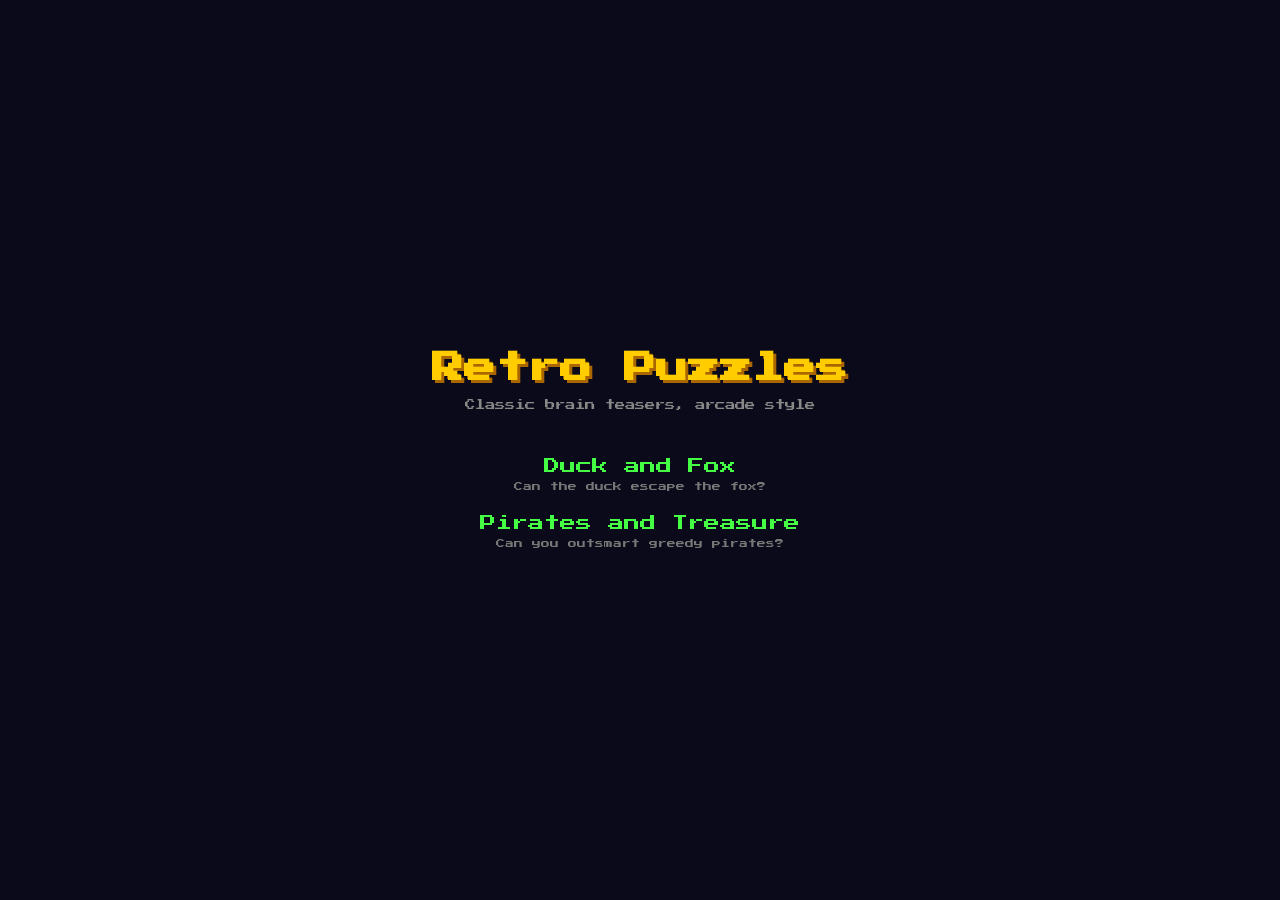
<file: docs/index.html>
<!DOCTYPE html>
<html lang="en">
<head>
  <meta charset="UTF-8">
  <meta name="viewport" content="width=device-width, initial-scale=1.0">
  <title>Retro Puzzles</title>
  <link rel="preconnect" href="https://fonts.googleapis.com">
  <link href="https://fonts.googleapis.com/css2?family=Press+Start+2P&display=swap" rel="stylesheet">
  <link rel="stylesheet" href="style.css">
</head>
<body>
  <div class="container">
    <h1>Retro Puzzles</h1>
    <p class="subtitle">Classic brain teasers, arcade style</p>
    <ul class="game-list">
      <li><a href="duck-and-fox/">Duck and Fox</a><span class="desc">Can the duck escape the fox?</span></li>
      <li><a href="pirates-and-treasure/">Pirates and Treasure</a><span class="desc">Can you outsmart greedy pirates?</span></li>
    </ul>
  </div>
  <script data-goatcounter="https://retro-puzzles.goatcounter.com/count"
        async src="//gc.zgo.at/count.js"></script>
</body>
</html>
</file>
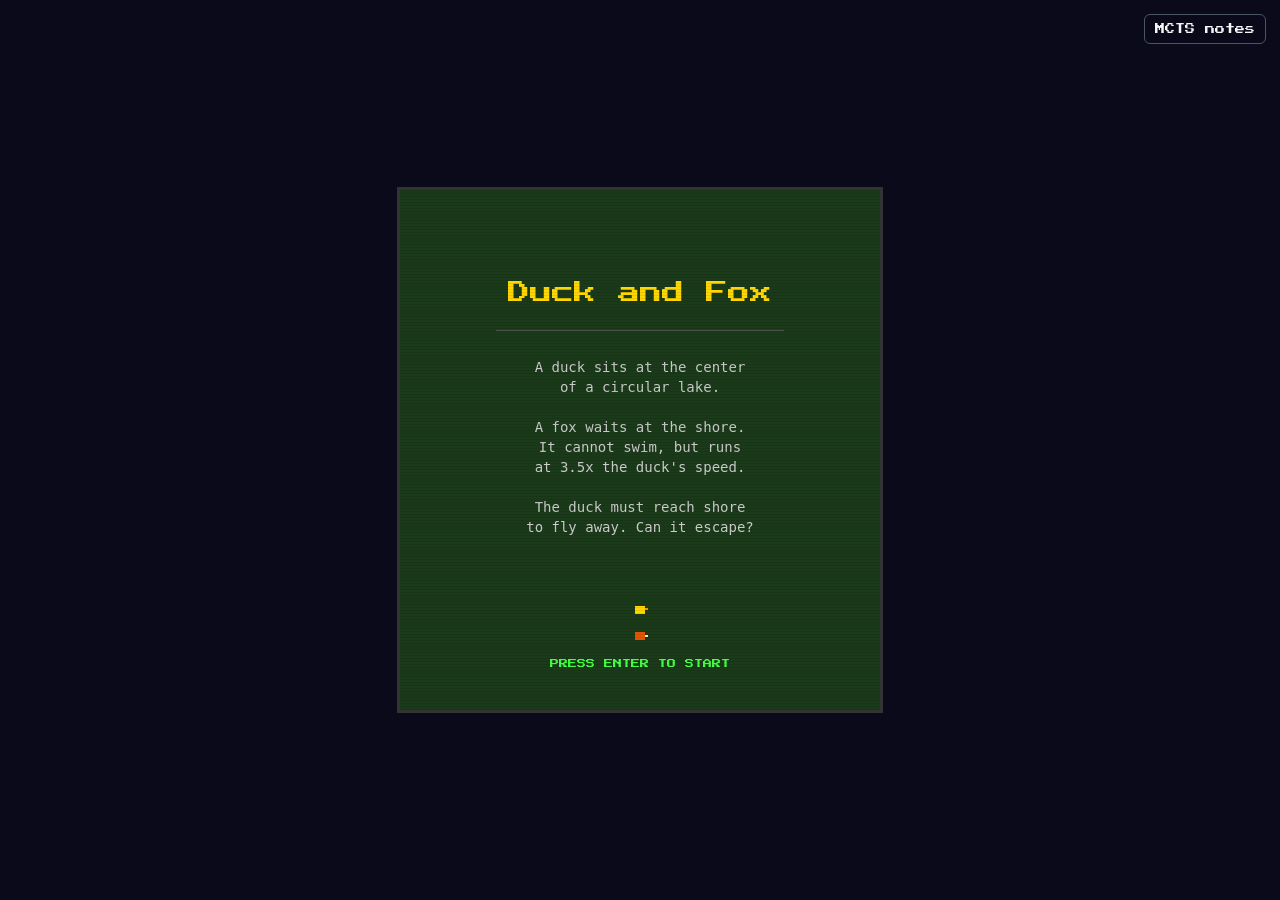
<file: docs/duck-and-fox/index.html>
<!DOCTYPE html>
<html lang="en">
<head>
  <meta charset="UTF-8">
  <meta name="viewport" content="width=device-width, initial-scale=1.0, maximum-scale=1, user-scalable=no">
  <title>Duck and Fox</title>
  <link rel="preconnect" href="https://fonts.googleapis.com">
  <link href="https://fonts.googleapis.com/css2?family=Press+Start+2P&display=swap" rel="stylesheet">
  <link rel="stylesheet" href="style.css">
</head>
<body>
  <a class="mcts-notes-link" href="mcts.html">MCTS notes</a>
  <canvas id="game" tabindex="0"></canvas>
  <script data-goatcounter="https://retro-puzzles.goatcounter.com/count"
        async src="//gc.zgo.at/count.js"></script>
  <script type="module" src="js/main.js"></script>
</body>
</html>
</file>
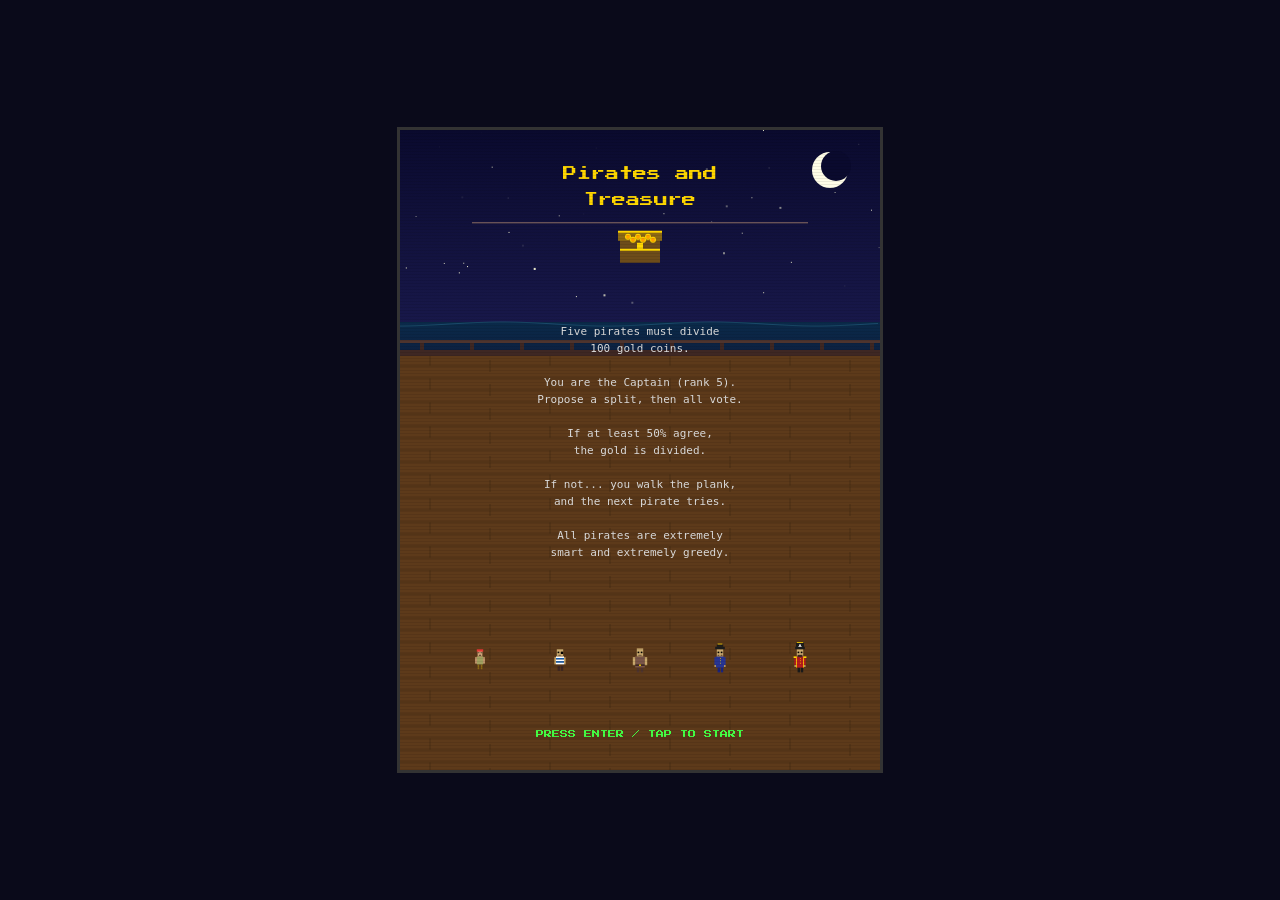
<file: docs/pirates-and-treasure/index.html>
<!DOCTYPE html>
<html lang="en">
<head>
  <meta charset="UTF-8">
  <meta name="viewport" content="width=device-width, initial-scale=1.0, user-scalable=no">
  <title>Pirates and Treasure</title>
  <link rel="preconnect" href="https://fonts.googleapis.com">
  <link href="https://fonts.googleapis.com/css2?family=Press+Start+2P&display=swap" rel="stylesheet">
  <link rel="stylesheet" href="style.css">
</head>
<body>
  <canvas id="game" tabindex="0"></canvas>
  <script data-goatcounter="https://retro-puzzles.goatcounter.com/count"
        async src="//gc.zgo.at/count.js"></script>
  <script type="module" src="js/main.js"></script>
</body>
</html>
</file>
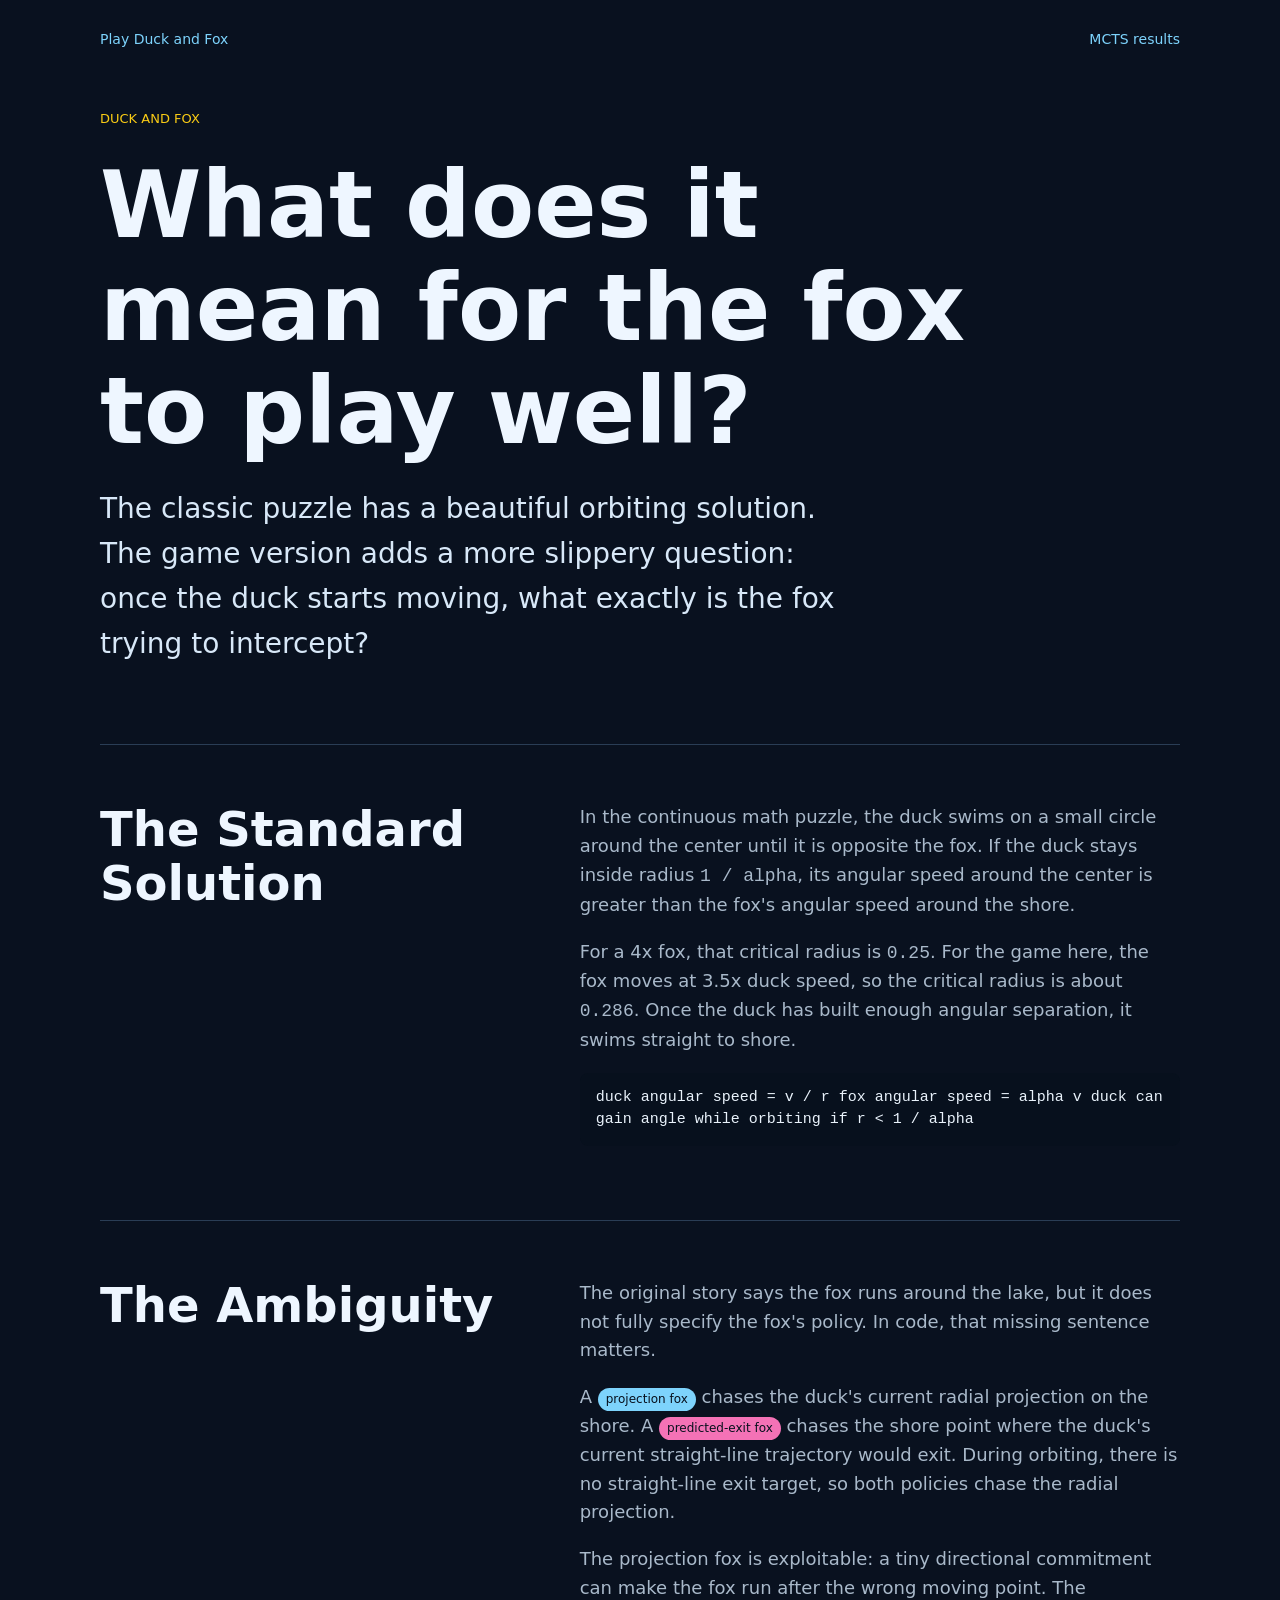
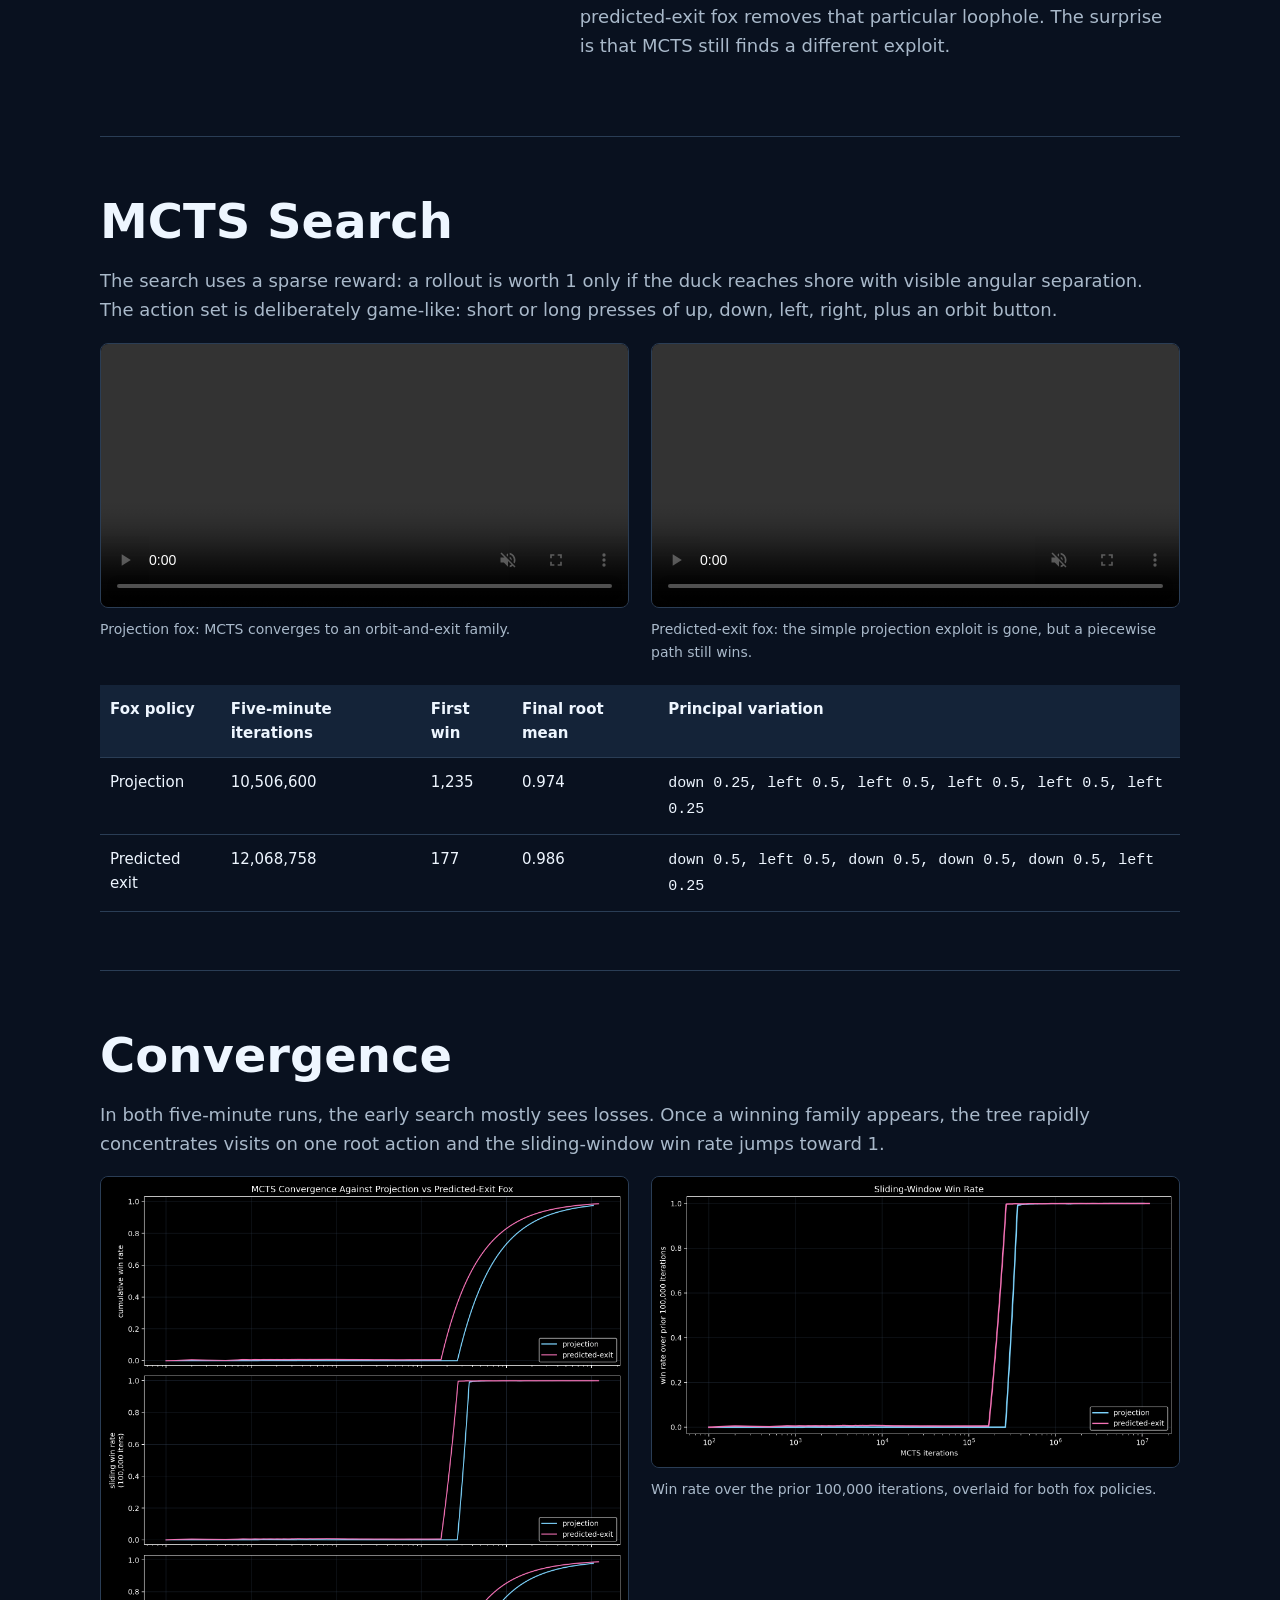
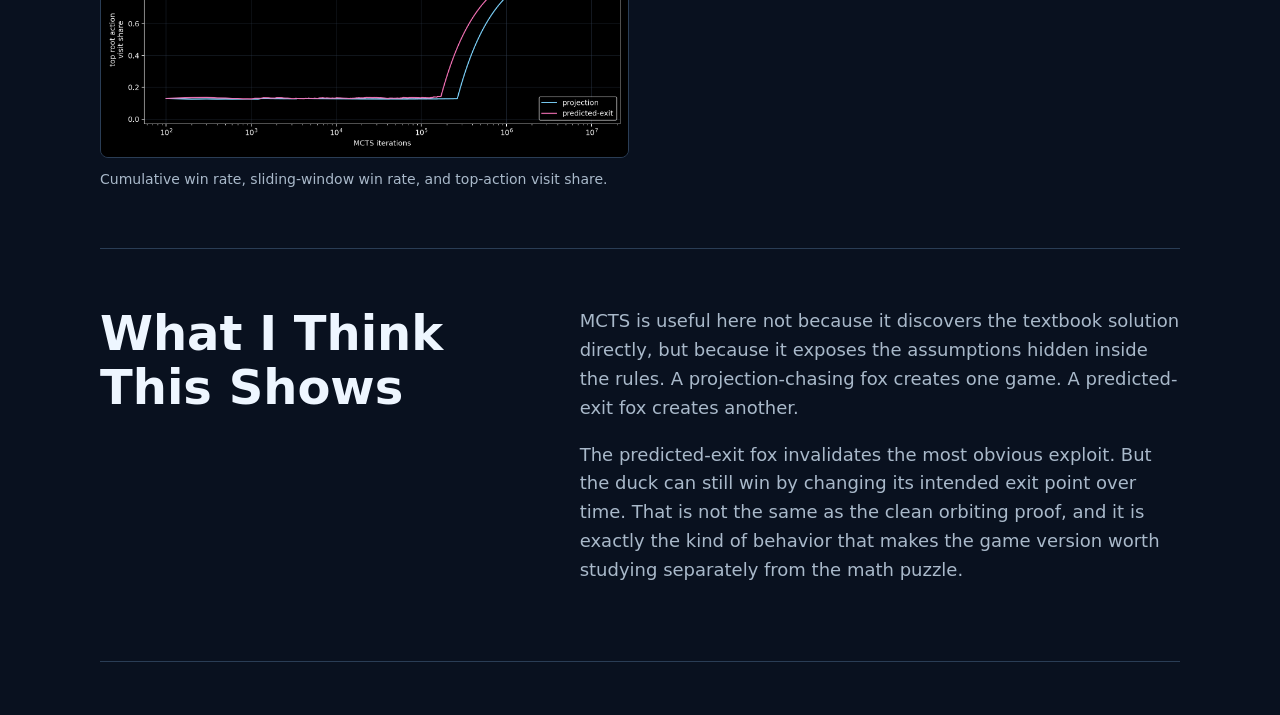
<file: docs/duck-and-fox/mcts.html>
<!DOCTYPE html>
<html lang="en">
<head>
  <meta charset="UTF-8">
  <meta name="viewport" content="width=device-width, initial-scale=1.0">
  <title>Duck, Fox, and MCTS</title>
  <link rel="stylesheet" href="mcts.css">
</head>
<body>
  <main class="site-shell">
    <nav class="top-nav" aria-label="Page navigation">
      <a href="index.html">Play Duck and Fox</a>
      <a href="#mcts">MCTS results</a>
    </nav>

    <header class="hero">
      <p class="eyebrow">Duck and Fox</p>
      <h1>What does it mean for the fox to play well?</h1>
      <p class="lead">
        The classic puzzle has a beautiful orbiting solution. The game version adds a more slippery question:
        once the duck starts moving, what exactly is the fox trying to intercept?
      </p>
    </header>

    <section class="section section-grid">
      <div>
        <h2>The Standard Solution</h2>
      </div>
      <div>
        <p>
          In the continuous math puzzle, the duck swims on a small circle around the center until it is opposite
          the fox. If the duck stays inside radius <code>1 / alpha</code>, its angular speed around the center is
          greater than the fox's angular speed around the shore.
        </p>
        <p>
          For a 4x fox, that critical radius is <code>0.25</code>. For the game here, the fox moves at 3.5x duck
          speed, so the critical radius is about <code>0.286</code>. Once the duck has built enough angular
          separation, it swims straight to shore.
        </p>
        <code class="formula">duck angular speed = v / r
fox angular speed = alpha v
duck can gain angle while orbiting if r &lt; 1 / alpha</code>
      </div>
    </section>

    <section class="section section-grid">
      <div>
        <h2>The Ambiguity</h2>
      </div>
      <div>
        <p>
          The original story says the fox runs around the lake, but it does not fully specify the fox's policy.
          In code, that missing sentence matters.
        </p>
        <p>
          A <span class="tag">projection fox</span> chases the duck's current radial projection on the shore.
          A <span class="tag pink">predicted-exit fox</span> chases the shore point where the duck's current
          straight-line trajectory would exit. During orbiting, there is no straight-line exit target, so both
          policies chase the radial projection.
        </p>
        <p>
          The projection fox is exploitable: a tiny directional commitment can make the fox run after the wrong
          moving point. The predicted-exit fox removes that particular loophole. The surprise is that MCTS still
          finds a different exploit.
        </p>
      </div>
    </section>

    <section class="section" id="mcts">
      <h2>MCTS Search</h2>
      <p>
        The search uses a sparse reward: a rollout is worth 1 only if the duck reaches shore with visible angular
        separation. The action set is deliberately game-like: short or long presses of up, down, left, right, plus
        an orbit button.
      </p>
      <div class="video-grid">
        <figure>
          <video controls muted loop playsinline preload="metadata" src="mcts-assets/projection-gallery.mp4"></video>
          <figcaption>Projection fox: MCTS converges to an orbit-and-exit family.</figcaption>
        </figure>
        <figure>
          <video controls muted loop playsinline preload="metadata" src="mcts-assets/predicted-exit-gallery.mp4"></video>
          <figcaption>Predicted-exit fox: the simple projection exploit is gone, but a piecewise path still wins.</figcaption>
        </figure>
      </div>

      <table class="results-table">
        <thead>
          <tr>
            <th>Fox policy</th>
            <th>Five-minute iterations</th>
            <th>First win</th>
            <th>Final root mean</th>
            <th>Principal variation</th>
          </tr>
        </thead>
        <tbody>
          <tr>
            <td>Projection</td>
            <td>10,506,600</td>
            <td>1,235</td>
            <td>0.974</td>
            <td><code>down 0.25, left 0.5, left 0.5, left 0.5, left 0.5, left 0.25</code></td>
          </tr>
          <tr>
            <td>Predicted exit</td>
            <td>12,068,758</td>
            <td>177</td>
            <td>0.986</td>
            <td><code>down 0.5, left 0.5, down 0.5, down 0.5, down 0.5, left 0.25</code></td>
          </tr>
        </tbody>
      </table>
    </section>

    <section class="section">
      <h2>Convergence</h2>
      <p>
        In both five-minute runs, the early search mostly sees losses. Once a winning family appears, the tree
        rapidly concentrates visits on one root action and the sliding-window win rate jumps toward 1.
      </p>
      <div class="plot-grid">
        <figure>
          <img src="mcts-assets/mcts-convergence.png" alt="Three-panel MCTS convergence plot comparing projection and predicted-exit fox policies.">
          <figcaption>Cumulative win rate, sliding-window win rate, and top-action visit share.</figcaption>
        </figure>
        <figure>
          <img src="mcts-assets/sliding-win-rate.png" alt="Sliding-window win-rate plot comparing projection and predicted-exit fox policies.">
          <figcaption>Win rate over the prior 100,000 iterations, overlaid for both fox policies.</figcaption>
        </figure>
      </div>
    </section>

    <section class="section section-grid">
      <div>
        <h2>What I Think This Shows</h2>
      </div>
      <div>
        <p>
          MCTS is useful here not because it discovers the textbook solution directly, but because it exposes the
          assumptions hidden inside the rules. A projection-chasing fox creates one game. A predicted-exit fox
          creates another.
        </p>
        <p>
          The predicted-exit fox invalidates the most obvious exploit. But the duck can still win by changing its
          intended exit point over time. That is not the same as the clean orbiting proof, and it is exactly the
          kind of behavior that makes the game version worth studying separately from the math puzzle.
        </p>
      </div>
    </section>
  </main>
</body>
</html>
</file>
<file: docs/style.css>
*, *::before, *::after {
  margin: 0;
  padding: 0;
  box-sizing: border-box;
}

body {
  background: #0a0a1a;
  color: #e0e0e0;
  font-family: 'Press Start 2P', monospace;
  min-height: 100vh;
  display: flex;
  align-items: center;
  justify-content: center;
}

.container {
  text-align: center;
  padding: 2rem;
}

h1 {
  font-size: 2rem;
  color: #ffcc00;
  margin-bottom: 1rem;
  text-shadow: 3px 3px 0 #aa6600;
}

.subtitle {
  font-size: 0.65rem;
  color: #888;
  margin-bottom: 3rem;
}

.game-list {
  list-style: none;
  display: flex;
  flex-direction: column;
  gap: 1.5rem;
}

.game-list li {
  display: flex;
  flex-direction: column;
  gap: 0.5rem;
}

.game-list a {
  font-size: 1rem;
  color: #44ff44;
  text-decoration: none;
  transition: color 0.15s;
}

.game-list a:hover {
  color: #ffffff;
  text-shadow: 0 0 8px #44ff44;
}

.game-list .desc {
  font-size: 0.55rem;
  color: #777;
}
</file>
<file: docs/duck-and-fox/style.css>
*, *::before, *::after {
  margin: 0;
  padding: 0;
  box-sizing: border-box;
}

body {
  background: #0a0a1a;
  display: flex;
  align-items: center;
  justify-content: center;
  min-height: 100vh;
  overflow: hidden;
}

canvas#game {
  image-rendering: pixelated;
  image-rendering: crisp-edges;
  border: 3px solid #333;
  outline: none;
  max-width: calc(100vw - 8px);
  touch-action: none;
  -webkit-touch-callout: none;
  user-select: none;
}

.mcts-notes-link {
  position: fixed;
  top: 14px;
  right: 14px;
  z-index: 5;
  padding: 8px 10px;
  border: 1px solid #4b5563;
  border-radius: 6px;
  background: rgba(10, 10, 26, 0.86);
  color: #f5f5f5;
  font: 10px/1.2 "Press Start 2P", monospace;
  text-decoration: none;
}

.mcts-notes-link:hover {
  border-color: #facc15;
  color: #facc15;
}

@media (max-width: 560px) {
  .mcts-notes-link {
    top: 8px;
    right: 8px;
    padding: 7px 8px;
    font-size: 8px;
  }
}
</file>
<file: docs/pirates-and-treasure/style.css>
*, *::before, *::after {
  margin: 0;
  padding: 0;
  box-sizing: border-box;
}

body {
  background: #0a0a1a;
  display: flex;
  align-items: center;
  justify-content: center;
  min-height: 100vh;
  overflow: hidden;
  touch-action: none;
}

canvas#game {
  image-rendering: pixelated;
  image-rendering: crisp-edges;
  border: 3px solid #333;
  outline: none;
  max-width: 100vw;
  max-height: 100vh;
  width: auto;
  height: auto;
}
</file>
<file: docs/duck-and-fox/mcts.css>
*,
*::before,
*::after {
  box-sizing: border-box;
}

:root {
  color-scheme: dark;
  --bg: #09111f;
  --panel: #101c2d;
  --panel-2: #142338;
  --text: #eef6ff;
  --muted: #a9b9ca;
  --line: #2a3d55;
  --cyan: #7dd3fc;
  --pink: #f472b6;
  --gold: #facc15;
}

body {
  margin: 0;
  min-height: 100vh;
  background: var(--bg);
  color: var(--text);
  font-family: Inter, ui-sans-serif, system-ui, -apple-system, BlinkMacSystemFont, "Segoe UI", sans-serif;
  line-height: 1.6;
}

a {
  color: var(--cyan);
}

.site-shell {
  max-width: 1120px;
  margin: 0 auto;
  padding: 28px 20px 64px;
}

.top-nav {
  display: flex;
  justify-content: space-between;
  gap: 16px;
  margin-bottom: 46px;
  color: var(--muted);
  font-size: 14px;
}

.top-nav a {
  text-decoration: none;
  border-bottom: 1px solid transparent;
}

.top-nav a:hover {
  border-color: currentColor;
}

.hero {
  min-height: 72vh;
  display: grid;
  align-content: center;
  gap: 24px;
  padding-bottom: 48px;
  border-bottom: 1px solid var(--line);
}

.eyebrow {
  margin: 0;
  color: var(--gold);
  font-size: 13px;
  letter-spacing: 0;
  text-transform: uppercase;
}

h1,
h2,
h3 {
  line-height: 1.12;
  letter-spacing: 0;
}

h1 {
  max-width: 900px;
  margin: 0;
  font-size: clamp(44px, 8vw, 92px);
}

h2 {
  margin: 0 0 18px;
  font-size: clamp(28px, 4vw, 48px);
}

h3 {
  margin: 0 0 10px;
  font-size: 20px;
}

p {
  margin: 0 0 18px;
  color: var(--muted);
  font-size: 18px;
}

.lead {
  max-width: 760px;
  color: #d8e8f8;
  font-size: clamp(20px, 3vw, 28px);
}

.section {
  padding: 58px 0;
  border-bottom: 1px solid var(--line);
}

.section-grid {
  display: grid;
  grid-template-columns: minmax(0, 0.85fr) minmax(0, 1.15fr);
  gap: 36px;
  align-items: start;
}

.callout {
  padding: 18px;
  border: 1px solid var(--line);
  background: var(--panel);
  border-radius: 8px;
}

.callout p:last-child {
  margin-bottom: 0;
}

.formula {
  display: block;
  overflow-x: auto;
  margin: 16px 0;
  padding: 14px 16px;
  border-radius: 8px;
  background: #07101d;
  color: #e9f2fb;
  font-size: 15px;
  line-height: 1.5;
}

.video-grid,
.plot-grid {
  display: grid;
  grid-template-columns: repeat(2, minmax(0, 1fr));
  gap: 22px;
}

figure {
  margin: 0;
}

video,
img {
  display: block;
  width: 100%;
  height: auto;
  border: 1px solid var(--line);
  border-radius: 8px;
  background: #020617;
}

figcaption {
  margin-top: 10px;
  color: var(--muted);
  font-size: 14px;
}

.results-table {
  width: 100%;
  border-collapse: collapse;
  margin-top: 22px;
  font-size: 15px;
}

.results-table th,
.results-table td {
  padding: 12px 10px;
  border-bottom: 1px solid var(--line);
  text-align: left;
  vertical-align: top;
}

.results-table th {
  color: var(--text);
  background: var(--panel-2);
}

.tag {
  display: inline-block;
  padding: 2px 8px;
  border-radius: 999px;
  font-size: 12px;
  color: #07101d;
  background: var(--cyan);
}

.tag.pink {
  background: var(--pink);
}

@media (max-width: 800px) {
  .section-grid,
  .video-grid,
  .plot-grid {
    grid-template-columns: 1fr;
  }

  .hero {
    min-height: auto;
    padding: 42px 0 48px;
  }

  .top-nav {
    margin-bottom: 20px;
  }
}
</file>
